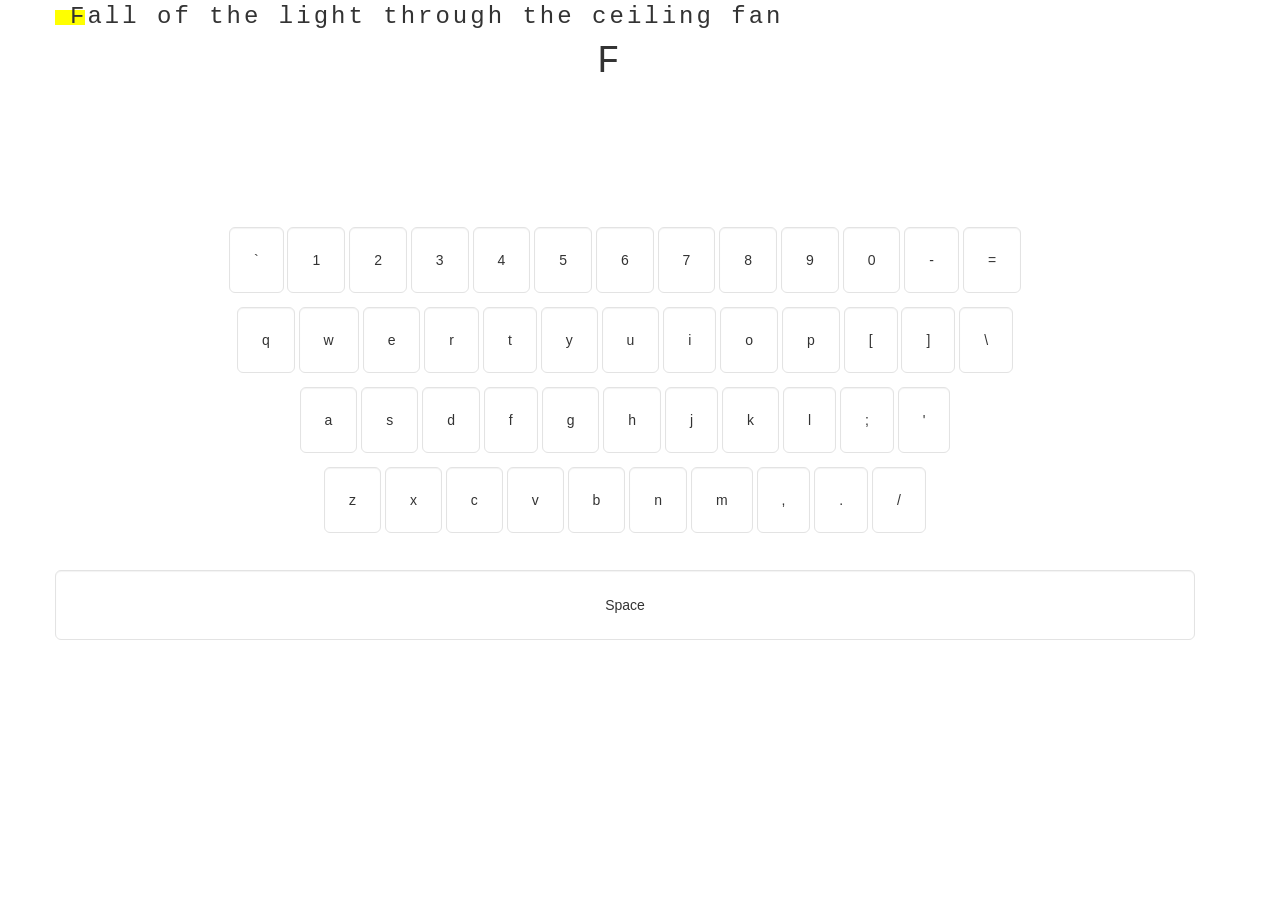
<file: index.html>
<!DOCTYPE html>
<html lang="en">

<head>
	<meta charset="UTF-8">
	<meta name="viewport" content="width=device-width, initial-scale=1.0">
	<meta http-equiv="X-UA-Compatible" content="ie=edge">
	<title>Just My Type</title>
	<link rel="stylesheet" href="https://maxcdn.bootstrapcdn.com/bootstrap/3.3.7/css/bootstrap.min.css" integrity="sha384-BVYiiSIFeK1dGmJRAkycuHAHRg32OmUcww7on3RYdg4Va+PmSTsz/K68vbdEjh4u"
	 crossorigin="anonymous">
	<link rel="stylesheet" href="styles.css">
	
</head>

<body>
	<div class="container" id="target">
		<div class="row col-md-12" id="prompt-container">
			<div class="row col-xs-12" id="yellow-block"></div>
			<div class="row col-lg-12" id="sentence"></div>
			<div class="row col-lg-12 text-center" id="feedback"></div>
			<div class="row col-lg-12 text-center" id="target-letter"></div>
		</div>
		<span class="uppercase"></span>
		<div class="text-center keyboard-container" id="keyboard-upper-container">
			<div class="row col-lg-12 keys-row">
				<span class="well well-lg key" id="126">~</span>
				<span class="well well-lg key" id="33">!</span>
				<span class="well well-lg key" id="64">@</span>
				<span class="well well-lg key" id="35">#</span>
				<span class="well well-lg key" id="36">$</span>
				<span class="well well-lg key" id="37">%</span>
				<span class="well well-lg key" id="94">^</span>
				<span class="well well-lg key" id="38">&</span>
				<span class="well well-lg key" id="42">*</span>
				<span class="well well-lg key" id="40">(</span>
				<span class="well well-lg key" id="41">)</span>
				<span class="well well-lg key" id="95">_</span>
				<span class="well well-lg key" id="43">+</span>
			</div>
			<div class="row col-lg-12 keys-row">
				<span class="well well-lg key" id="81">Q</span>
				<span class="well well-lg key" id="87">W</span>
				<span class="well well-lg key" id="69">E</span>
				<span class="well well-lg key" id="82">R</span>
				<span class="well well-lg key" id="84">T</span>
				<span class="well well-lg key" id="89">Y</span>
				<span class="well well-lg key" id="85">U</span>
				<span class="well well-lg key" id="73">I</span>
				<span class="well well-lg key" id="79">O</span>
				<span class="well well-lg key" id="80">P</span>
				<span class="well well-lg key" id="123">{</span>
				<span class="well well-lg key" id="125">}</span>
				<span class="well well-lg key" id="124">|</span>
			</div>
			<div class="row col-lg-12 keys-row">
				<span class="well well-lg key" id="65">A</span>
				<span class="well well-lg key" id="83">S</span>
				<span class="well well-lg key" id="68">D</span>
				<span class="well well-lg key" id="70">F</span>
				<span class="well well-lg key" id="71">G</span>
				<span class="well well-lg key" id="72">H</span>
				<span class="well well-lg key" id="74">J</span>
				<span class="well well-lg key" id="75">K</span>
				<span class="well well-lg key" id="76">L</span>
				<span class="well well-lg key" id="58">:</span>
				<span class="well well-lg key" id="34">"</span>
			</div>
			<div class="row col-lg-12 keys-row">
				<span class="well well-lg key" id="90">Z</span>
				<span class="well well-lg key" id="88">X</span>
				<span class="well well-lg key" id="67">C</span>
				<span class="well well-lg key" id="86">V</span>
				<span class="well well-lg key" id="66">B</span>
				<span class="well well-lg key" id="78">N</span>
				<span class="well well-lg key" id="77">M</span>
				<span class="well well-lg key" id="60">&#60</span>
				<span class="well well-lg key" id="62">&#62</span>
				<span class="well well-lg key" id="63">?</span>
			</div>
		</div>
		</span>
		<div class="text-center keyboard-container" id="keyboard-lower-container">
			<div class="row col-lg-12 keys-row">
				<span class="well well-lg key" id="96">`</span>
				<span class="well well-lg key" id="49">1</span>
				<span class="well well-lg key" id="50">2</span>
				<span class="well well-lg key" id="51">3</span>
				<span class="well well-lg key" id="52">4</span>
				<span class="well well-lg key" id="53">5</span>
				<span class="well well-lg key" id="54">6</span>
				<span class="well well-lg key" id="55">7</span>
				<span class="well well-lg key" id="56">8</span>
				<span class="well well-lg key" id="57">9</span>
				<span class="well well-lg key" id="48">0</span>
				<span class="well well-lg key" id="45">-</span>
				<span class="well well-lg key" id="61">=</span>
			</div>
			<div class="row col-lg-12 keys-row">
				<span class="well well-lg key" id="113">q</span>
				<span class="well well-lg key" id="119">w</span>
				<span class="well well-lg key" id="101">e</span>
				<span class="well well-lg key" id="114">r</span>
				<span class="well well-lg key" id="116">t</span>
				<span class="well well-lg key" id="121">y</span>
				<span class="well well-lg key" id="117">u</span>
				<span class="well well-lg key" id="105">i</span>
				<span class="well well-lg key" id="111">o</span>
				<span class="well well-lg key" id="112">p</span>
				<span class="well well-lg key" id="91">[</span>
				<span class="well well-lg key" id="93">]</span>
				<span class="well well-lg key" id="92">\</span>
			</div>
			<div class="row col-lg-12 keys-row">
				<span class="well well-lg key" id="97">a</span>
				<span class="well well-lg key" id="115">s</span>
				<span class="well well-lg key" id="100">d</span>
				<span class="well well-lg key" id="102">f</span>
				<span class="well well-lg key" id="103">g</span>
				<span class="well well-lg key" id="104">h</span>
				<span class="well well-lg key" id="106">j</span>
				<span class="well well-lg key" id="107">k</span>
				<span class="well well-lg key" id="108">l</span>
				<span class="well well-lg key" id="59">;</span>
				<span class="well well-lg key" id="39">'</span>
			</div>
			<div class="row col-lg-12 keys-row">
				<span class="well well-lg key" id="122">z</span>
				<span class="well well-lg key" id="120">x</span>
				<span class="well well-lg key" id="99">c</span>
				<span class="well well-lg key" id="118">v</span>
				<span class="well well-lg key" id="98">b</span>
				<span class="well well-lg key" id="110">n</span>
				<span class="well well-lg key" id="109">m</span>
				<span class="well well-lg key" id="44">,</span>
				<span class="well well-lg key" id="46">.</span>
				<span class="well well-lg key" id="47">/</span>
			</div>
		</div>
		<div class="row col-lg-12 text-center keys-row">
			<div class="well well-lg key" id="32">Space</div>
		</div>
	</div>
	<script
  src="https://code.jquery.com/jquery-3.4.1.js"
  integrity="sha256-WpOohJOqMqqyKL9FccASB9O0KwACQJpFTUBLTYOVvVU="
  crossorigin="anonymous"></script>
  <script src="apps.js"></script>
</body>
</html>
</file>
<file: styles.css>
* {
  margin: 0;
  padding: 0;	
}

#prompt-container {
  font-family: Courier New, Courier, monospace;
  font-size: 24px;
  letter-spacing: 3px;
}

#yellow-block {
  position: absolute;
  margin-top: 10px;
  width: 15px;
  height: 15px;
  background-color: yellow;
}

.keyboard-container {
  margin-top: 200px;
}

#target-letter {
  font-size: 38px;  
}

.keys-row {
  margin-top: 40px;
  padding: 10px 0;
}

#feedback {
  font-size: 20px;
}
.glyphicon-ok {
  color: #1DA237
}

.glyphicon-remove {
  color : #CD2626
}
.key{
  background-color: white;
}
.highlight {
    background-color: green;
}
</file>
